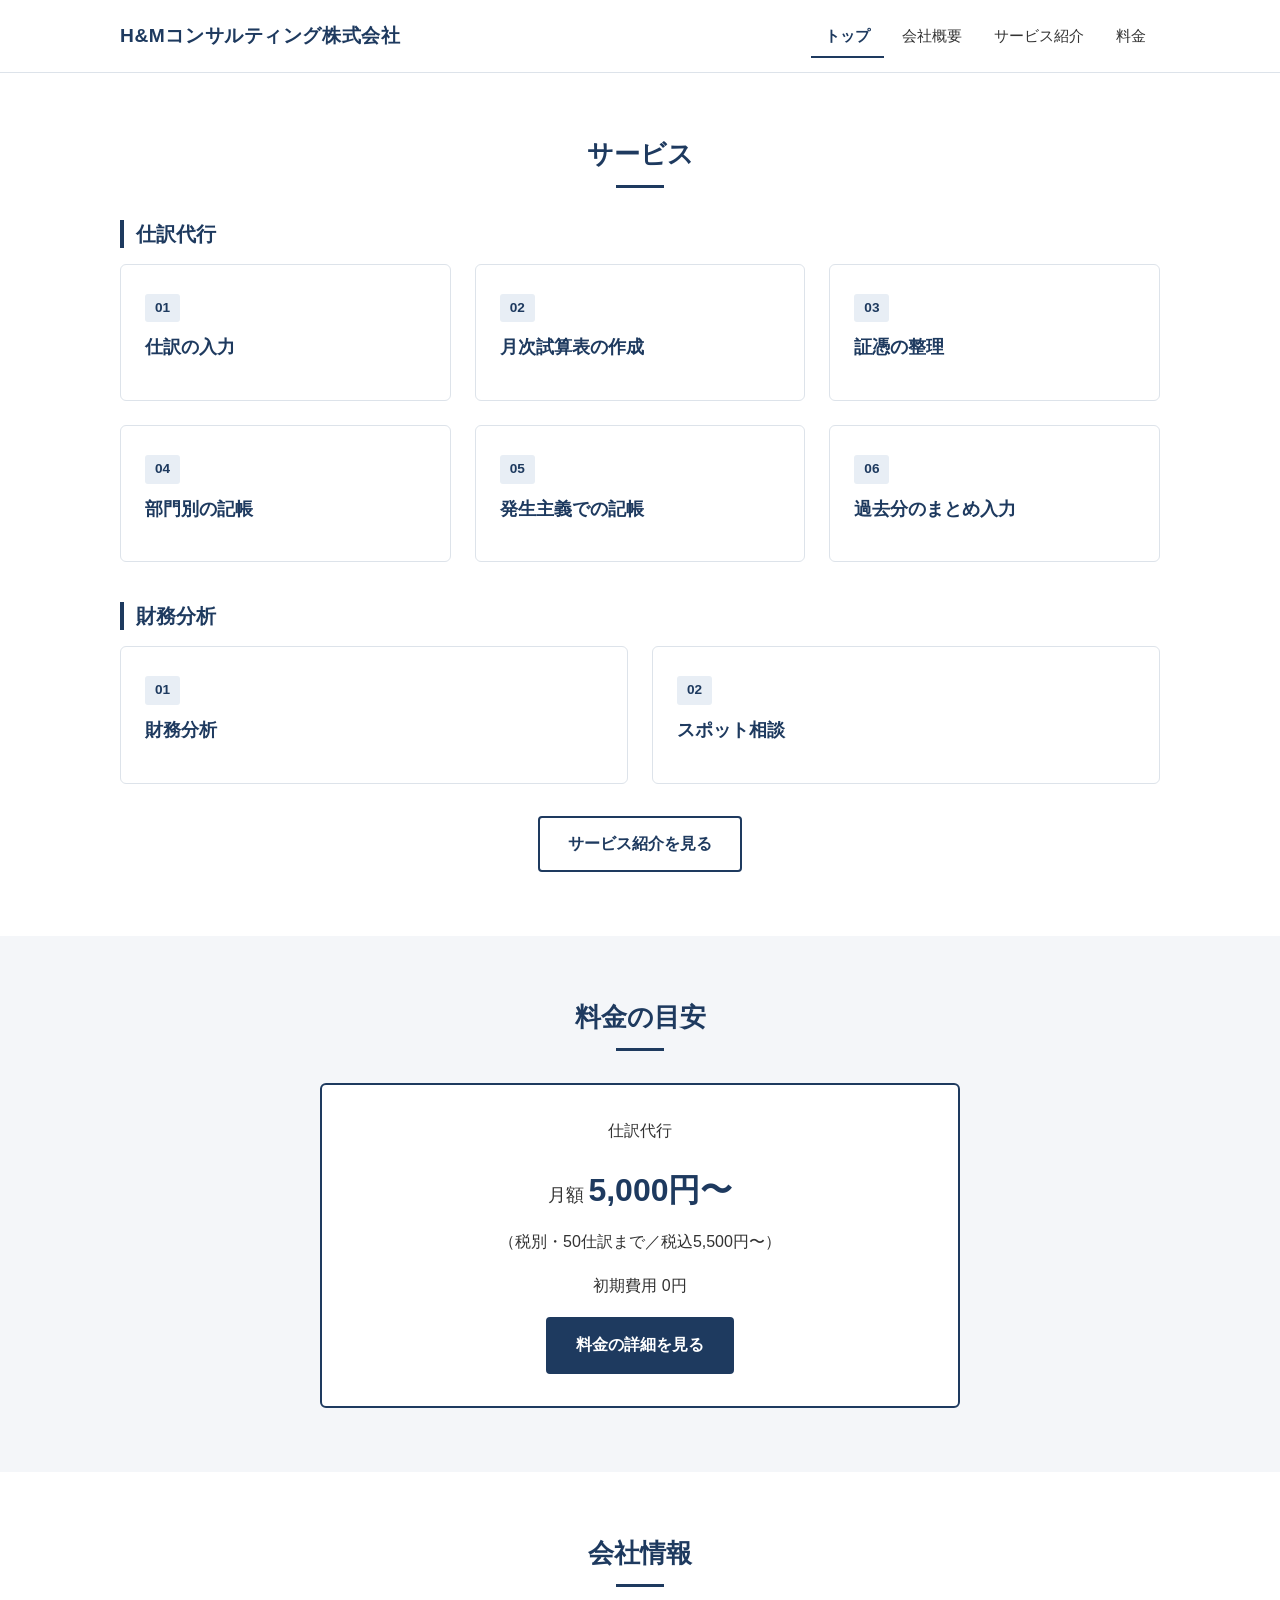
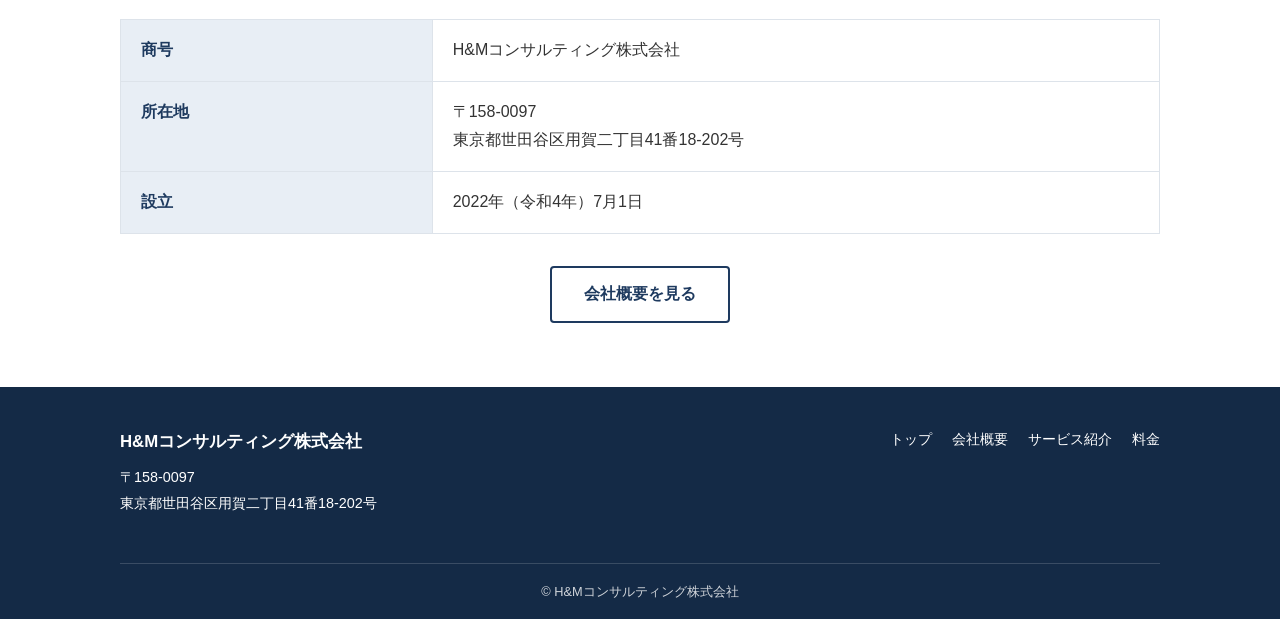
<file: index.html>
<!DOCTYPE html>
<html lang="ja">
<head>
  <meta charset="UTF-8">
  <meta name="viewport" content="width=device-width, initial-scale=1">
  <!-- ▼ページの名前（ブラウザのタブに表示されます） -->
  <title>H&amp;Mコンサルティング株式会社｜仕訳代行・財務分析</title>
  <!-- ▼検索結果に表示される説明文 -->
  <meta name="description" content="H&amp;Mコンサルティング株式会社は、東京都世田谷区の会社です。会計ソフトへの仕訳入力や月次試算表の作成などの仕訳代行と、決算書をもとにした財務分析を行っています。">
  <link rel="stylesheet" href="css/style.css">
</head>
<body>

  <!-- ===== ヘッダー（全ページ共通：変更するときは4ファイルすべて直してください） ===== -->
  <!-- ※トップページだけ、社名を <h1> で囲んでいます（検索エンジン向け。見た目は他のページと同じです） -->
  <header class="site-header">
    <div class="container header-inner">
      <h1 class="logo-heading"><a href="index.html" class="logo">H&amp;Mコンサルティング株式会社</a></h1>
      <nav class="global-nav" aria-label="メインメニュー">
        <ul>
          <li><a href="index.html" aria-current="page">トップ</a></li>
          <li><a href="company.html">会社概要</a></li>
          <li><a href="services.html">サービス紹介</a></li>
          <li><a href="pricing.html">料金</a></li>
        </ul>
      </nav>
    </div>
  </header>
  <!-- ===== ヘッダーここまで ===== -->

  <main>

    <!-- ===== サービス ===== -->
    <section class="section">
      <div class="container">
        <h2 class="section-title">サービス</h2>

        <h3 class="sub-title">仕訳代行</h3>
        <div class="card-grid card-grid-compact">
          <div class="card">
            <span class="card-number">01</span>
            <h4>仕訳の入力</h4>
          </div>
          <div class="card">
            <span class="card-number">02</span>
            <h4>月次試算表の作成</h4>
          </div>
          <div class="card">
            <span class="card-number">03</span>
            <h4>証憑の整理</h4>
          </div>
          <div class="card">
            <span class="card-number">04</span>
            <h4>部門別の記帳</h4>
          </div>
          <div class="card">
            <span class="card-number">05</span>
            <h4>発生主義での記帳</h4>
          </div>
          <div class="card">
            <span class="card-number">06</span>
            <h4>過去分のまとめ入力</h4>
          </div>
        </div>

        <h3 class="sub-title">財務分析</h3>
        <div class="card-grid card-grid-2 card-grid-compact">
          <div class="card">
            <span class="card-number">01</span>
            <h4>財務分析</h4>
          </div>
          <div class="card">
            <span class="card-number">02</span>
            <h4>スポット相談</h4>
          </div>
        </div>

        <div class="section-more">
          <a href="services.html" class="btn btn-outline">サービス紹介を見る</a>
        </div>
      </div>
    </section>

    <!-- ===== 料金の目安（料金ページの金額を変えたら、ここも直してください） ===== -->
    <section class="section section-gray">
      <div class="container">
        <h2 class="section-title">料金の目安</h2>
        <div class="price-summary">
          <p>仕訳代行</p>
          <p class="price-summary-main">月額 <strong>5,000円〜</strong></p>
          <p>（税別・50仕訳まで／税込5,500円〜）</p>
          <p>初期費用 0円</p>
          <a href="pricing.html" class="btn btn-primary">料金の詳細を見る</a>
        </div>
      </div>
    </section>

    <!-- ===== 会社情報 ===== -->
    <section class="section">
      <div class="container">
        <h2 class="section-title">会社情報</h2>
        <table class="info-table">
          <tr>
            <th>商号</th>
            <td>H&amp;Mコンサルティング株式会社</td>
          </tr>
          <tr>
            <th>所在地</th>
            <td>〒158-0097<br>東京都世田谷区用賀二丁目41番18-202号</td>
          </tr>
          <tr>
            <th>設立</th>
            <td>2022年（令和4年）7月1日</td>
          </tr>
        </table>
        <div class="section-more">
          <a href="company.html" class="btn btn-outline">会社概要を見る</a>
        </div>
      </div>
    </section>


  </main>

  <!-- ===== フッター（全ページ共通：変更するときは4ファイルすべて直してください） ===== -->
  <footer class="site-footer">
    <div class="container">
      <div class="footer-inner">
        <div>
          <p class="footer-name">H&amp;Mコンサルティング株式会社</p>
          <p>〒158-0097<br>東京都世田谷区用賀二丁目41番18-202号</p>
        </div>
        <nav class="footer-nav" aria-label="フッターメニュー">
          <ul>
            <li><a href="index.html">トップ</a></li>
            <li><a href="company.html">会社概要</a></li>
            <li><a href="services.html">サービス紹介</a></li>
            <li><a href="pricing.html">料金</a></li>
          </ul>
        </nav>
      </div>
      <p class="copyright">&copy; H&amp;Mコンサルティング株式会社</p>
    </div>
  </footer>
  <!-- ===== フッターここまで ===== -->

</body>
</html>
</file>
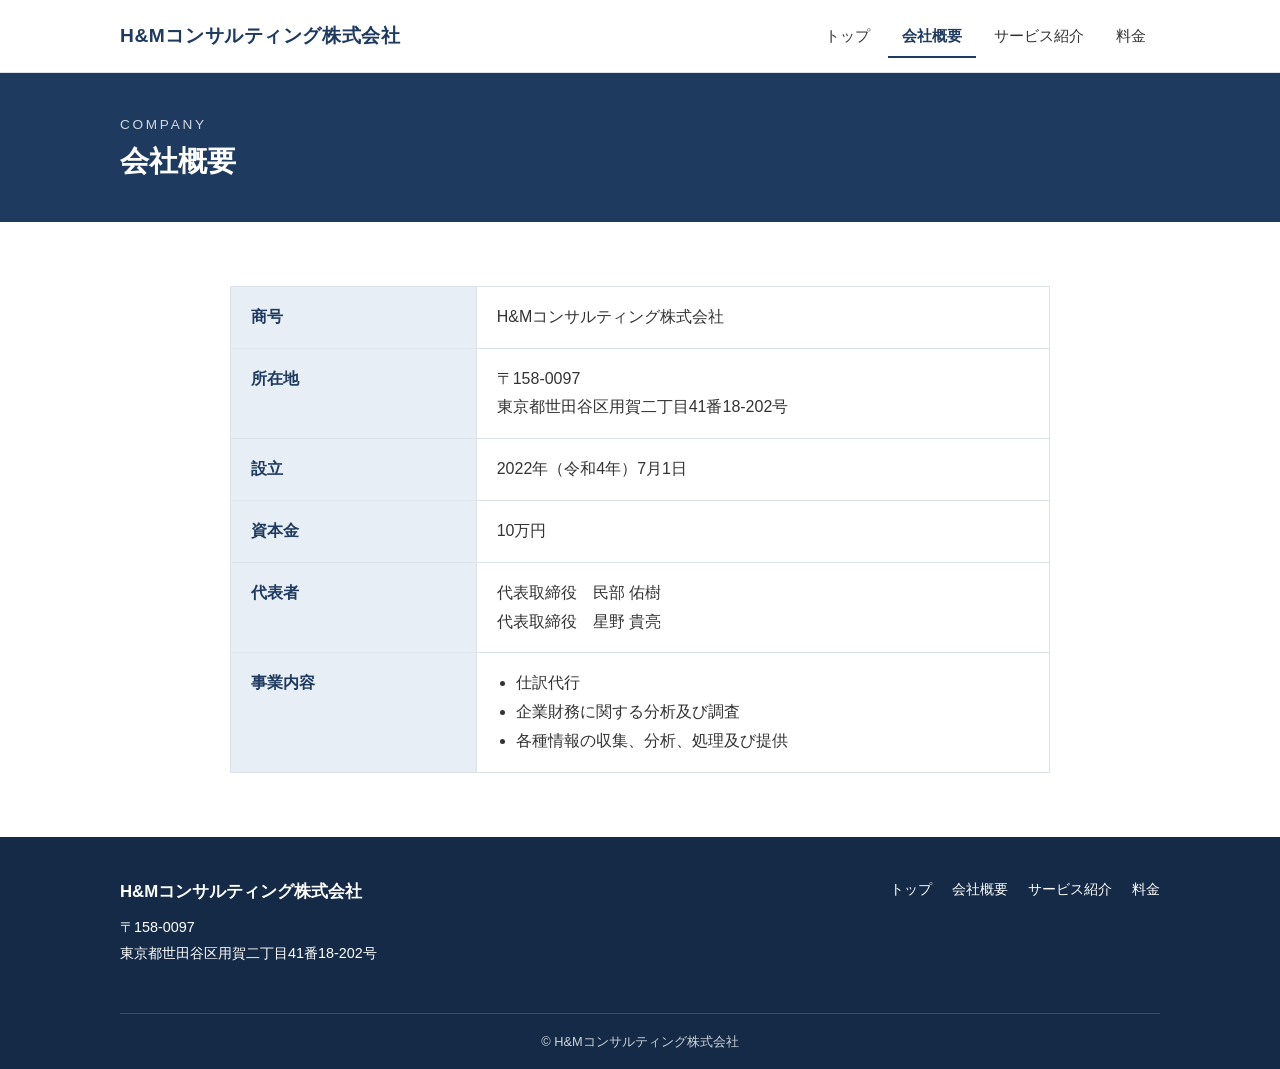
<file: company.html>
<!DOCTYPE html>
<html lang="ja">
<head>
  <meta charset="UTF-8">
  <meta name="viewport" content="width=device-width, initial-scale=1">
  <title>会社概要｜H&amp;Mコンサルティング株式会社</title>
  <meta name="description" content="H&amp;Mコンサルティング株式会社の会社概要です。">
  <link rel="stylesheet" href="css/style.css">
</head>
<body>

  <!-- ===== ヘッダー（全ページ共通：変更するときは4ファイルすべて直してください） ===== -->
  <header class="site-header">
    <div class="container header-inner">
      <a href="index.html" class="logo">H&amp;Mコンサルティング株式会社</a>
      <nav class="global-nav" aria-label="メインメニュー">
        <ul>
          <li><a href="index.html">トップ</a></li>
          <li><a href="company.html" aria-current="page">会社概要</a></li>
          <li><a href="services.html">サービス紹介</a></li>
          <li><a href="pricing.html">料金</a></li>
        </ul>
      </nav>
    </div>
  </header>
  <!-- ===== ヘッダーここまで ===== -->

  <main>

    <div class="page-header">
      <div class="container">
        <p class="page-header-en">COMPANY</p>
        <h1>会社概要</h1>
      </div>
    </div>

    <!-- ===== 会社概要の表 ===== -->
    <section class="section">
      <div class="container container-narrow">
        <!-- 行を消すときは <tr> から </tr> までをまとめて消してください -->
        <table class="info-table">
          <tr>
            <th>商号</th>
            <td>H&amp;Mコンサルティング株式会社</td>
          </tr>
          <tr>
            <th>所在地</th>
            <td>〒158-0097<br>東京都世田谷区用賀二丁目41番18-202号</td>
          </tr>
          <tr>
            <th>設立</th>
            <td>2022年（令和4年）7月1日</td>
          </tr>
          <tr>
            <th>資本金</th>
            <td>10万円</td>
          </tr>
          <tr>
            <th>代表者</th>
            <td>代表取締役　民部 佑樹<br>代表取締役　星野 貴亮</td>
          </tr>
          <tr>
            <th>事業内容</th>
            <td>
              <!-- 2行目以降は登記簿謄本の「目的」のとおりです -->
              <ul class="plain-list">
                <li>仕訳代行</li>
                <li>企業財務に関する分析及び調査</li>
                <li>各種情報の収集、分析、処理及び提供</li>
              </ul>
            </td>
          </tr>
        </table>
      </div>
    </section>

  </main>

  <!-- ===== フッター（全ページ共通：変更するときは4ファイルすべて直してください） ===== -->
  <footer class="site-footer">
    <div class="container">
      <div class="footer-inner">
        <div>
          <p class="footer-name">H&amp;Mコンサルティング株式会社</p>
          <p>〒158-0097<br>東京都世田谷区用賀二丁目41番18-202号</p>
        </div>
        <nav class="footer-nav" aria-label="フッターメニュー">
          <ul>
            <li><a href="index.html">トップ</a></li>
            <li><a href="company.html">会社概要</a></li>
            <li><a href="services.html">サービス紹介</a></li>
            <li><a href="pricing.html">料金</a></li>
          </ul>
        </nav>
      </div>
      <p class="copyright">&copy; H&amp;Mコンサルティング株式会社</p>
    </div>
  </footer>
  <!-- ===== フッターここまで ===== -->

</body>
</html>
</file>
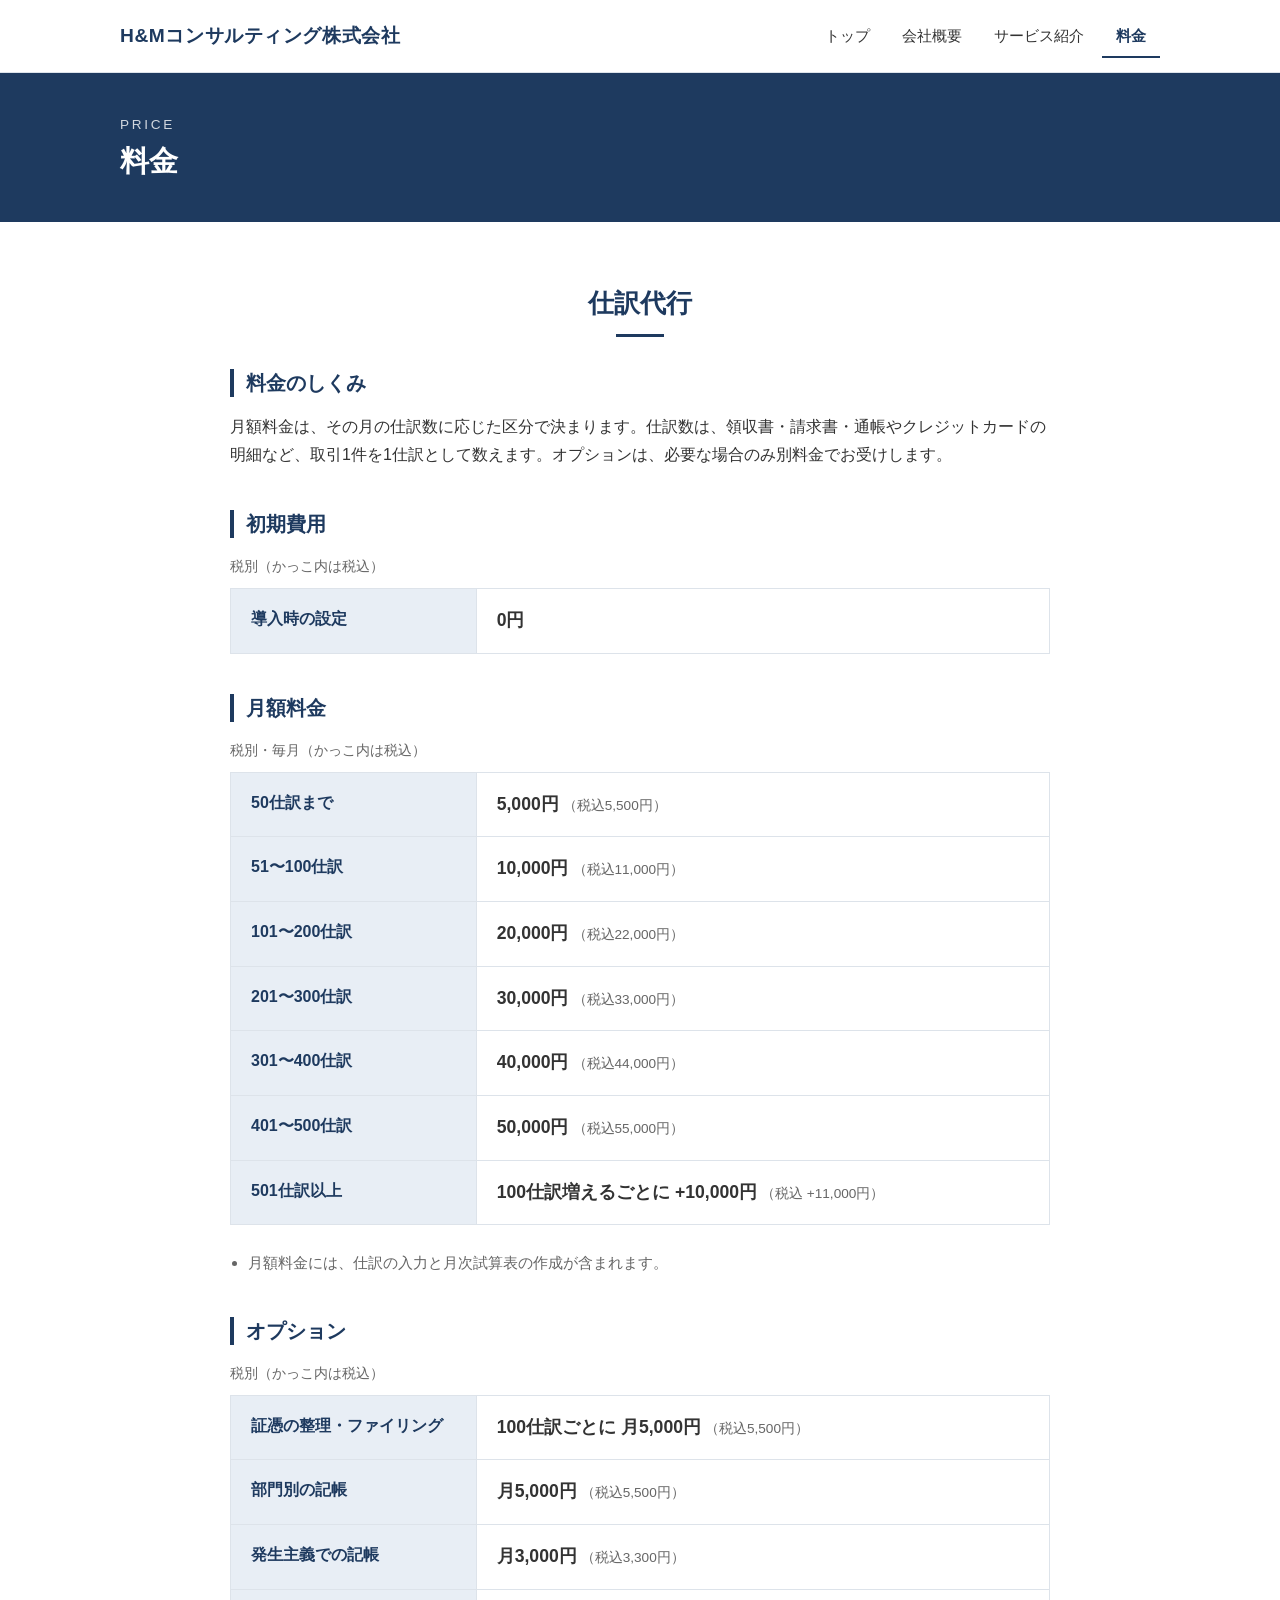
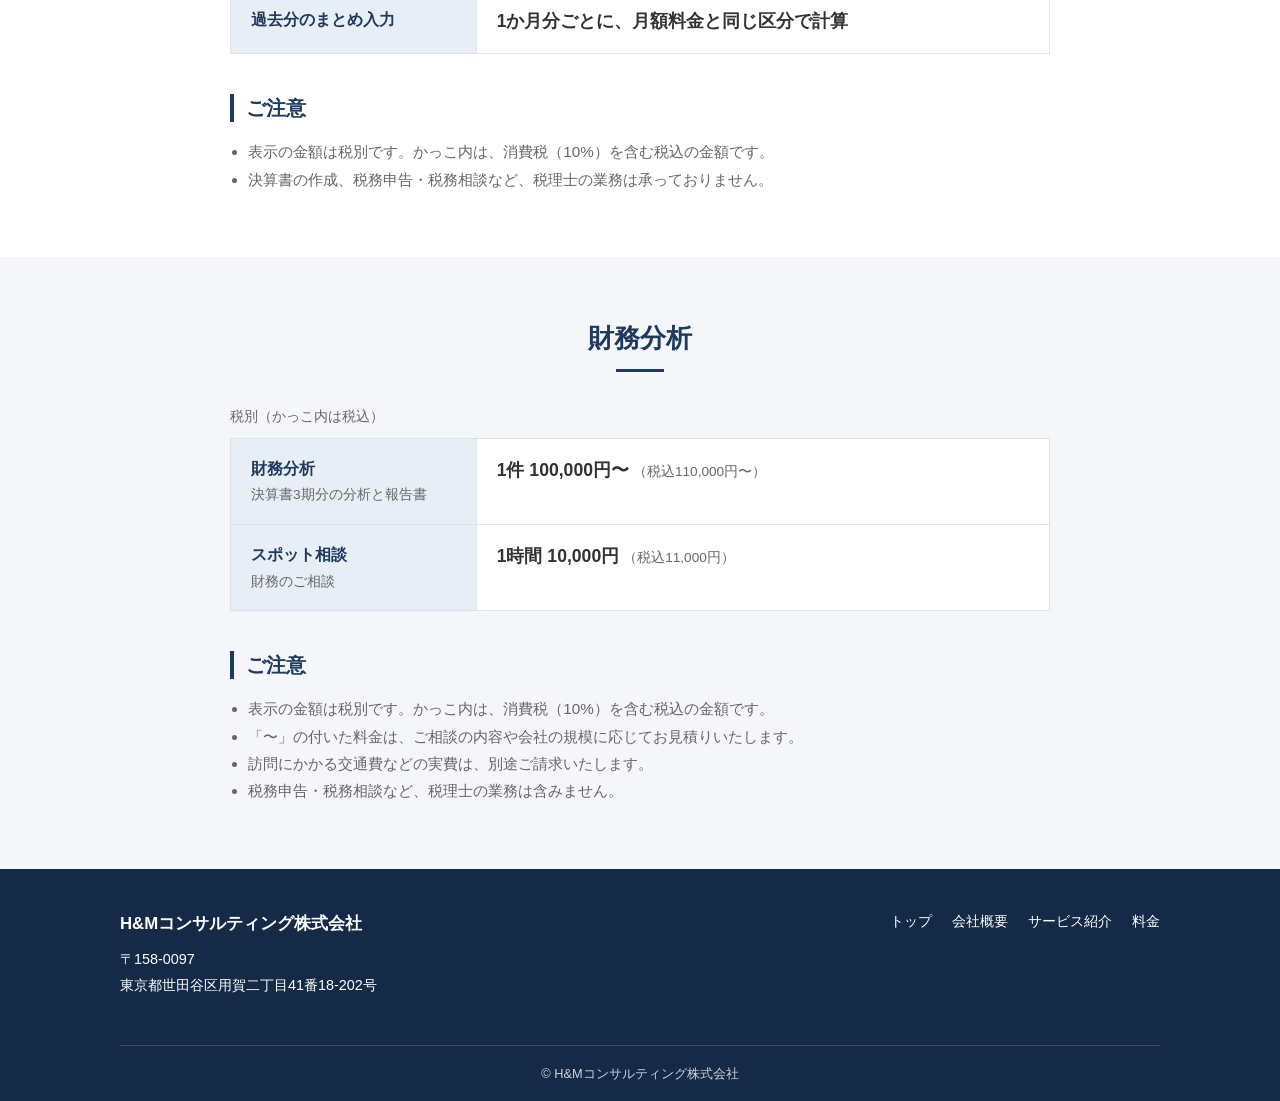
<file: pricing.html>
<!DOCTYPE html>
<html lang="ja">
<head>
  <meta charset="UTF-8">
  <meta name="viewport" content="width=device-width, initial-scale=1">
  <title>料金｜H&amp;Mコンサルティング株式会社</title>
  <meta name="description" content="H&amp;Mコンサルティング株式会社の仕訳代行と財務分析の料金です。">
  <link rel="stylesheet" href="css/style.css">
</head>
<body>

  <!-- ===== ヘッダー（全ページ共通：変更するときは4ファイルすべて直してください） ===== -->
  <header class="site-header">
    <div class="container header-inner">
      <a href="index.html" class="logo">H&amp;Mコンサルティング株式会社</a>
      <nav class="global-nav" aria-label="メインメニュー">
        <ul>
          <li><a href="index.html">トップ</a></li>
          <li><a href="company.html">会社概要</a></li>
          <li><a href="services.html">サービス紹介</a></li>
          <li><a href="pricing.html" aria-current="page">料金</a></li>
        </ul>
      </nav>
    </div>
  </header>
  <!-- ===== ヘッダーここまで ===== -->

  <main>

    <div class="page-header">
      <div class="container">
        <p class="page-header-en">PRICE</p>
        <h1>料金</h1>
      </div>
    </div>

    <!--
      金額を直すときの注意
      ・トップページ（index.html）の「料金の目安」にも同じ金額が書いてあります。
      ・税込の金額（かっこ内）は、税別の金額 × 1.1 です。税別の金額を変えたら、税込の金額も直してください。
    -->

    <!-- ===================== 仕訳代行の料金 ===================== -->
    <section class="section">
      <div class="container container-narrow">
        <h2 class="section-title">仕訳代行</h2>

        <h3 class="sub-title">料金のしくみ</h3>
        <p>月額料金は、その月の仕訳数に応じた区分で決まります。仕訳数は、領収書・請求書・通帳やクレジットカードの明細など、取引1件を1仕訳として数えます。オプションは、必要な場合のみ別料金でお受けします。</p>

        <!-- ===== 初期費用 ===== -->
        <h3 class="sub-title">初期費用</h3>
        <table class="price-table">
          <caption>税別（かっこ内は税込）</caption>
          <tr>
            <th>導入時の設定</th>
            <td>0円</td>
          </tr>
        </table>

        <!-- ===== 月額料金（仕訳数の区分） ===== -->
        <h3 class="sub-title">月額料金</h3>
        <table class="price-table">
          <caption>税別・毎月（かっこ内は税込）</caption>
          <tr>
            <th>50仕訳まで</th>
            <td>5,000円<span class="tax-in">（税込5,500円）</span></td>
          </tr>
          <tr>
            <th>51〜100仕訳</th>
            <td>10,000円<span class="tax-in">（税込11,000円）</span></td>
          </tr>
          <tr>
            <th>101〜200仕訳</th>
            <td>20,000円<span class="tax-in">（税込22,000円）</span></td>
          </tr>
          <tr>
            <th>201〜300仕訳</th>
            <td>30,000円<span class="tax-in">（税込33,000円）</span></td>
          </tr>
          <tr>
            <th>301〜400仕訳</th>
            <td>40,000円<span class="tax-in">（税込44,000円）</span></td>
          </tr>
          <tr>
            <th>401〜500仕訳</th>
            <td>50,000円<span class="tax-in">（税込55,000円）</span></td>
          </tr>
          <tr>
            <th>501仕訳以上</th>
            <td>100仕訳増えるごとに +10,000円<span class="tax-in">（税込 +11,000円）</span></td>
          </tr>
        </table>
        <ul class="note-list">
          <li>月額料金には、仕訳の入力と月次試算表の作成が含まれます。</li>
        </ul>

        <!-- ===== オプション ===== -->
        <h3 class="sub-title">オプション</h3>
        <table class="price-table">
          <caption>税別（かっこ内は税込）</caption>
          <tr>
            <th>証憑の整理・ファイリング</th>
            <td>100仕訳ごとに 月5,000円<span class="tax-in">（税込5,500円）</span></td>
          </tr>
          <tr>
            <th>部門別の記帳</th>
            <td>月5,000円<span class="tax-in">（税込5,500円）</span></td>
          </tr>
          <tr>
            <th>発生主義での記帳</th>
            <td>月3,000円<span class="tax-in">（税込3,300円）</span></td>
          </tr>
          <tr>
            <th>過去分のまとめ入力</th>
            <td>1か月分ごとに、月額料金と同じ区分で計算</td>
          </tr>
        </table>

        <h3 class="sub-title">ご注意</h3>
        <ul class="note-list">
          <li>表示の金額は税別です。かっこ内は、消費税（10%）を含む税込の金額です。</li>
          <li>決算書の作成、税務申告・税務相談など、税理士の業務は承っておりません。</li>
        </ul>
      </div>
    </section>

    <!-- ===================== 財務分析の料金 ===================== -->
    <section class="section section-gray">
      <div class="container container-narrow">
        <h2 class="section-title">財務分析</h2>

        <table class="price-table">
          <caption>税別（かっこ内は税込）</caption>
          <tr>
            <th>財務分析<span class="th-sub">決算書3期分の分析と報告書</span></th>
            <td>1件 100,000円〜<span class="tax-in">（税込110,000円〜）</span></td>
          </tr>
          <tr>
            <th>スポット相談<span class="th-sub">財務のご相談</span></th>
            <td>1時間 10,000円<span class="tax-in">（税込11,000円）</span></td>
          </tr>
        </table>

        <h3 class="sub-title">ご注意</h3>
        <ul class="note-list">
          <li>表示の金額は税別です。かっこ内は、消費税（10%）を含む税込の金額です。</li>
          <li>「〜」の付いた料金は、ご相談の内容や会社の規模に応じてお見積りいたします。</li>
          <li>訪問にかかる交通費などの実費は、別途ご請求いたします。</li>
          <li>税務申告・税務相談など、税理士の業務は含みません。</li>
        </ul>
      </div>
    </section>

  </main>

  <!-- ===== フッター（全ページ共通：変更するときは4ファイルすべて直してください） ===== -->
  <footer class="site-footer">
    <div class="container">
      <div class="footer-inner">
        <div>
          <p class="footer-name">H&amp;Mコンサルティング株式会社</p>
          <p>〒158-0097<br>東京都世田谷区用賀二丁目41番18-202号</p>
        </div>
        <nav class="footer-nav" aria-label="フッターメニュー">
          <ul>
            <li><a href="index.html">トップ</a></li>
            <li><a href="company.html">会社概要</a></li>
            <li><a href="services.html">サービス紹介</a></li>
            <li><a href="pricing.html">料金</a></li>
          </ul>
        </nav>
      </div>
      <p class="copyright">&copy; H&amp;Mコンサルティング株式会社</p>
    </div>
  </footer>
  <!-- ===== フッターここまで ===== -->

</body>
</html>
</file>
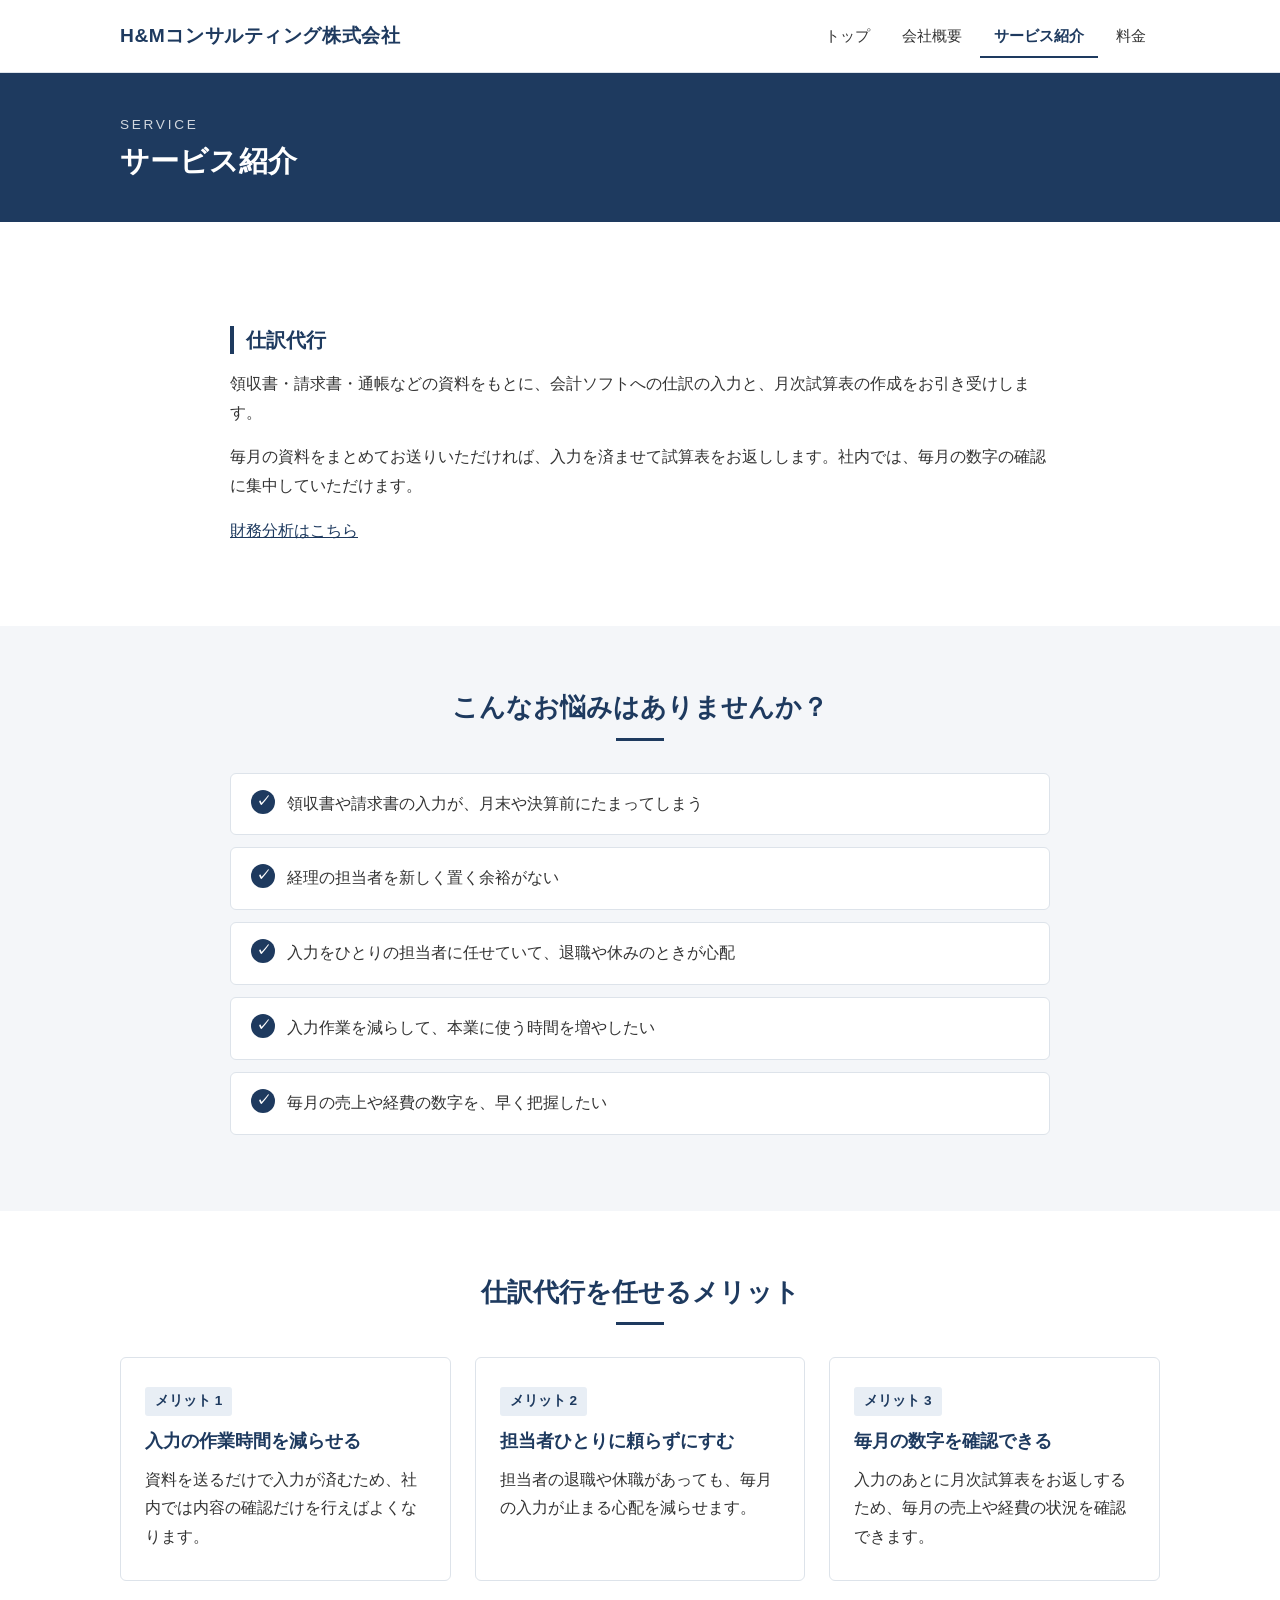
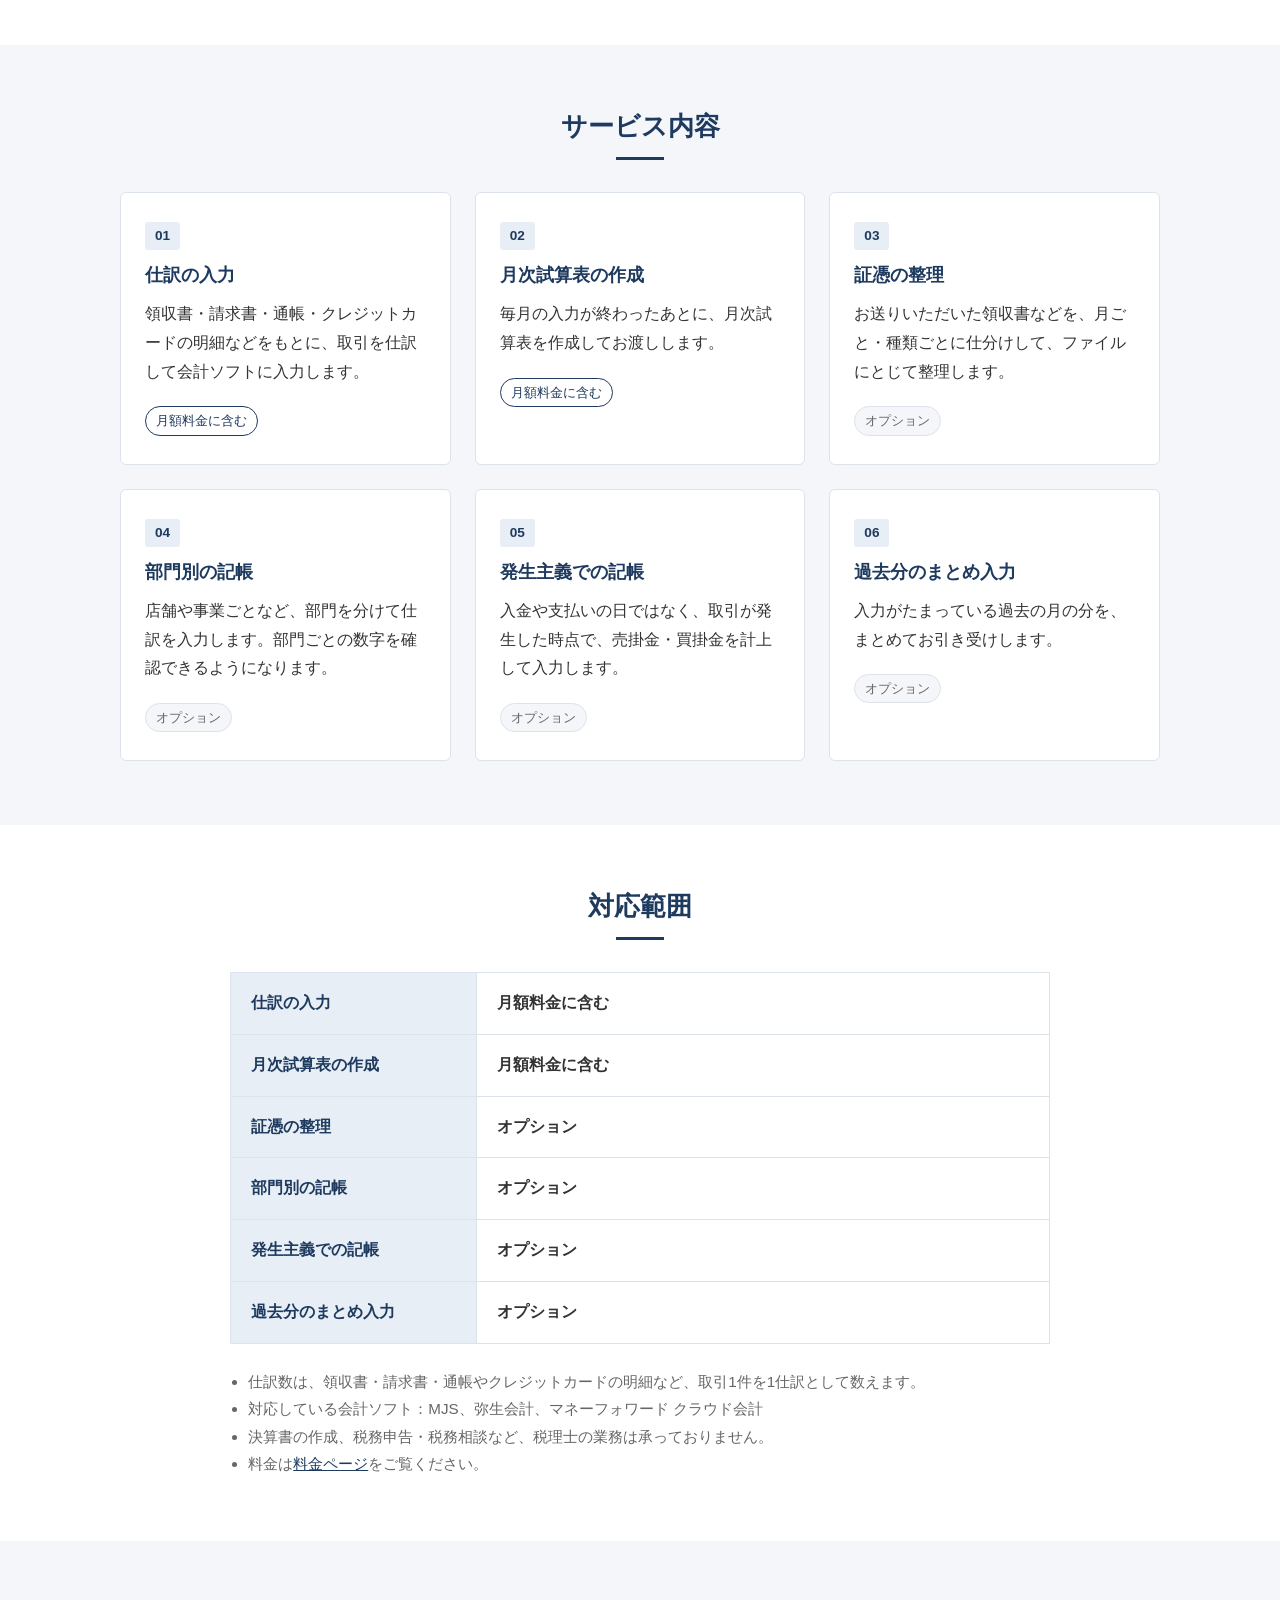
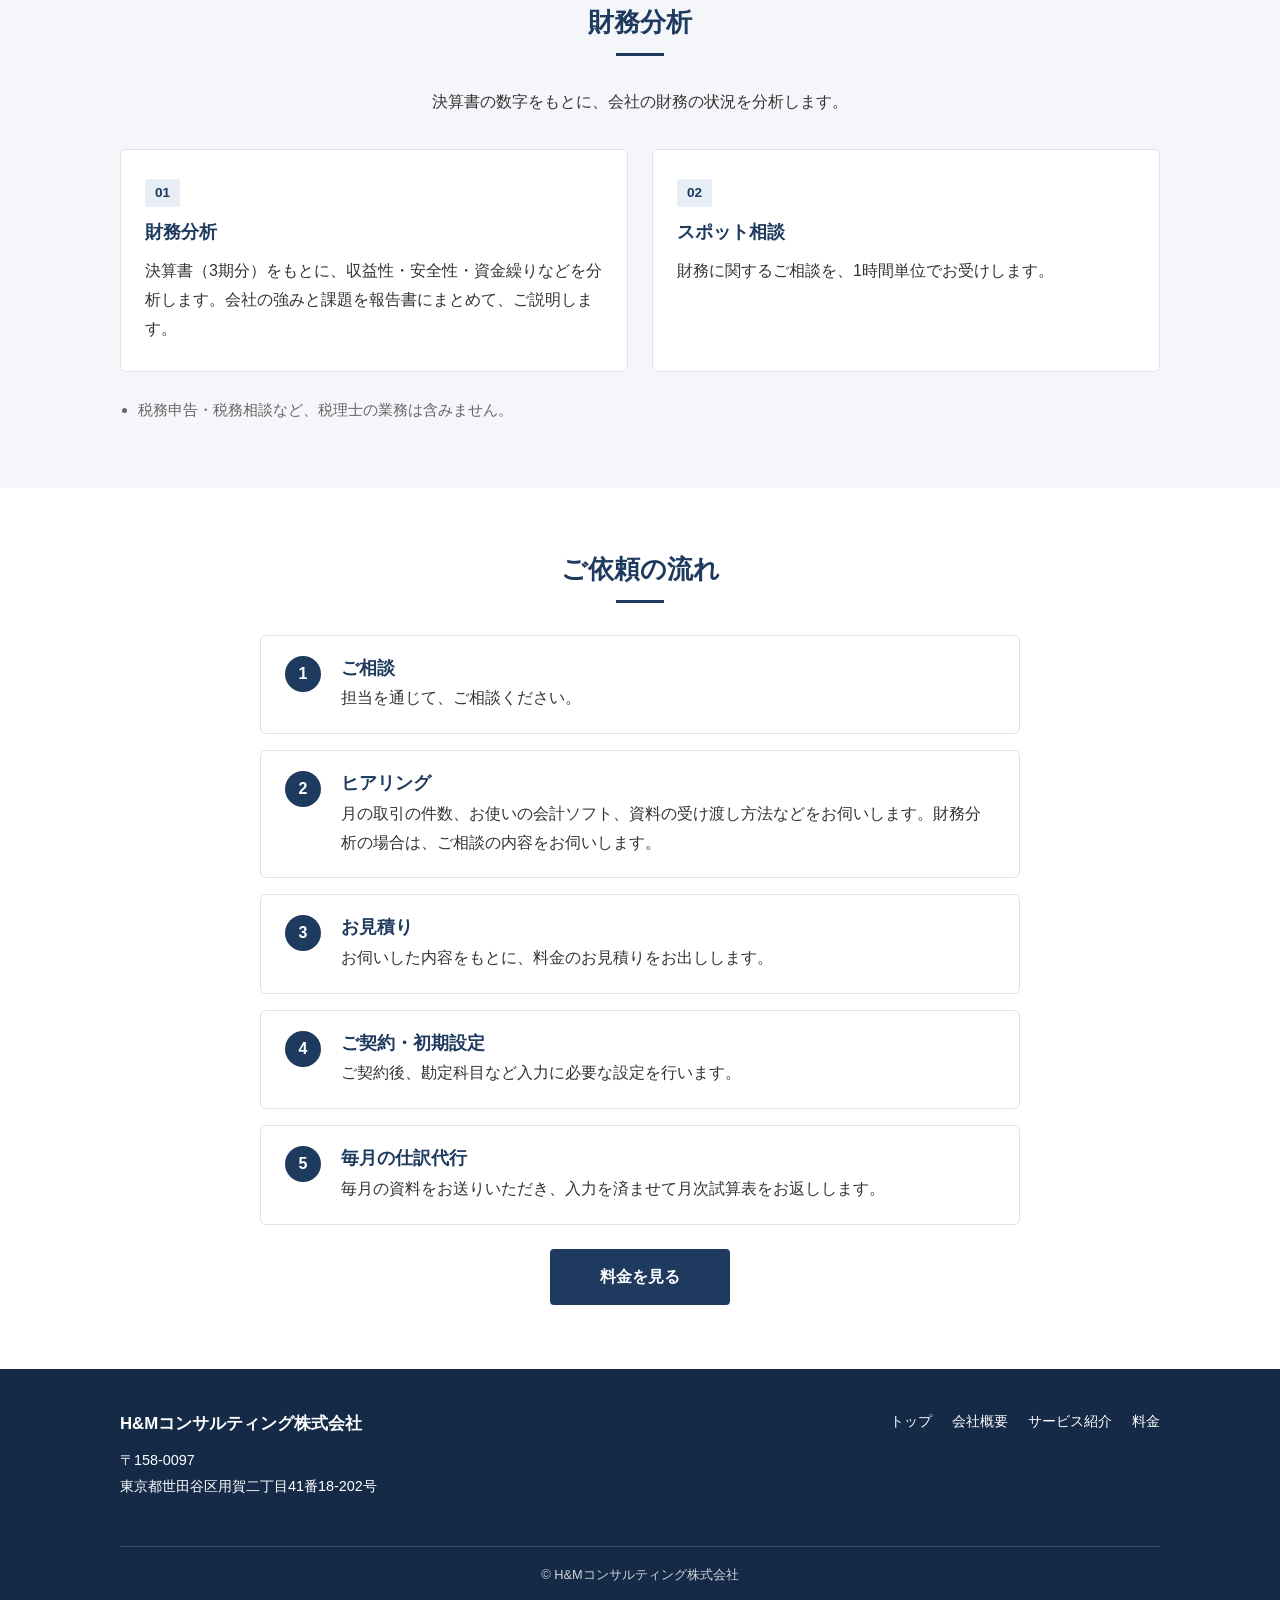
<file: services.html>
<!DOCTYPE html>
<html lang="ja">
<head>
  <meta charset="UTF-8">
  <meta name="viewport" content="width=device-width, initial-scale=1">
  <title>サービス紹介｜H&amp;Mコンサルティング株式会社</title>
  <meta name="description" content="H&amp;Mコンサルティング株式会社の仕訳代行と、財務分析のご紹介です。">
  <link rel="stylesheet" href="css/style.css">
</head>
<body>

  <!-- ===== ヘッダー（全ページ共通：変更するときは4ファイルすべて直してください） ===== -->
  <header class="site-header">
    <div class="container header-inner">
      <a href="index.html" class="logo">H&amp;Mコンサルティング株式会社</a>
      <nav class="global-nav" aria-label="メインメニュー">
        <ul>
          <li><a href="index.html">トップ</a></li>
          <li><a href="company.html">会社概要</a></li>
          <li><a href="services.html" aria-current="page">サービス紹介</a></li>
          <li><a href="pricing.html">料金</a></li>
        </ul>
      </nav>
    </div>
  </header>
  <!-- ===== ヘッダーここまで ===== -->

  <main>

    <div class="page-header">
      <div class="container">
        <p class="page-header-en">SERVICE</p>
        <h1>サービス紹介</h1>
      </div>
    </div>

    <!-- ===== 紹介文 ===== -->
    <section class="section">
      <div class="container container-narrow">
        <h2 class="sub-title">仕訳代行</h2>
        <p>領収書・請求書・通帳などの資料をもとに、会計ソフトへの仕訳の入力と、月次試算表の作成をお引き受けします。</p>
        <p>毎月の資料をまとめてお送りいただければ、入力を済ませて試算表をお返しします。社内では、毎月の数字の確認に集中していただけます。</p>
        <p><a href="#analysis">財務分析はこちら</a></p>
      </div>
    </section>

    <!-- ===== こんなお悩み ===== -->
    <section class="section section-gray">
      <div class="container container-narrow">
        <h2 class="section-title">こんなお悩みはありませんか？</h2>
        <ul class="check-list">
          <li>領収書や請求書の入力が、月末や決算前にたまってしまう</li>
          <li>経理の担当者を新しく置く余裕がない</li>
          <li>入力をひとりの担当者に任せていて、退職や休みのときが心配</li>
          <li>入力作業を減らして、本業に使う時間を増やしたい</li>
          <li>毎月の売上や経費の数字を、早く把握したい</li>
        </ul>
      </div>
    </section>

    <!-- ===== 任せるメリット ===== -->
    <section class="section">
      <div class="container">
        <h2 class="section-title">仕訳代行を任せるメリット</h2>
        <div class="card-grid">
          <div class="card">
            <span class="card-number">メリット 1</span>
            <h3>入力の作業時間を減らせる</h3>
            <p>資料を送るだけで入力が済むため、社内では内容の確認だけを行えばよくなります。</p>
          </div>
          <div class="card">
            <span class="card-number">メリット 2</span>
            <h3>担当者ひとりに頼らずにすむ</h3>
            <p>担当者の退職や休職があっても、毎月の入力が止まる心配を減らせます。</p>
          </div>
          <div class="card">
            <span class="card-number">メリット 3</span>
            <h3>毎月の数字を確認できる</h3>
            <p>入力のあとに月次試算表をお返しするため、毎月の売上や経費の状況を確認できます。</p>
          </div>
        </div>
      </div>
    </section>

    <!-- ===== サービス内容（カードを増やすときは <div class="card"> から </div> までをコピー） ===== -->
    <section class="section section-gray">
      <div class="container">
        <h2 class="section-title">サービス内容</h2>
        <div class="card-grid">
          <div class="card">
            <span class="card-number">01</span>
            <h3>仕訳の入力</h3>
            <p>領収書・請求書・通帳・クレジットカードの明細などをもとに、取引を仕訳して会計ソフトに入力します。</p>
            <span class="tag">月額料金に含む</span>
          </div>
          <div class="card">
            <span class="card-number">02</span>
            <h3>月次試算表の作成</h3>
            <p>毎月の入力が終わったあとに、月次試算表を作成してお渡しします。</p>
            <span class="tag">月額料金に含む</span>
          </div>
          <div class="card">
            <span class="card-number">03</span>
            <h3>証憑の整理</h3>
            <p>お送りいただいた領収書などを、月ごと・種類ごとに仕分けして、ファイルにとじて整理します。</p>
            <span class="tag tag-sub">オプション</span>
          </div>
          <div class="card">
            <span class="card-number">04</span>
            <h3>部門別の記帳</h3>
            <p>店舗や事業ごとなど、部門を分けて仕訳を入力します。部門ごとの数字を確認できるようになります。</p>
            <span class="tag tag-sub">オプション</span>
          </div>
          <div class="card">
            <span class="card-number">05</span>
            <h3>発生主義での記帳</h3>
            <p>入金や支払いの日ではなく、取引が発生した時点で、売掛金・買掛金を計上して入力します。</p>
            <span class="tag tag-sub">オプション</span>
          </div>
          <div class="card">
            <span class="card-number">06</span>
            <h3>過去分のまとめ入力</h3>
            <p>入力がたまっている過去の月の分を、まとめてお引き受けします。</p>
            <span class="tag tag-sub">オプション</span>
          </div>
        </div>
      </div>
    </section>

    <!-- ===== 対応範囲 ===== -->
    <section class="section">
      <div class="container container-narrow">
        <h2 class="section-title">対応範囲</h2>
        <table class="price-table scope-table">
          <tr>
            <th>仕訳の入力</th>
            <td>月額料金に含む</td>
          </tr>
          <tr>
            <th>月次試算表の作成</th>
            <td>月額料金に含む</td>
          </tr>
          <tr>
            <th>証憑の整理</th>
            <td>オプション</td>
          </tr>
          <tr>
            <th>部門別の記帳</th>
            <td>オプション</td>
          </tr>
          <tr>
            <th>発生主義での記帳</th>
            <td>オプション</td>
          </tr>
          <tr>
            <th>過去分のまとめ入力</th>
            <td>オプション</td>
          </tr>
        </table>
        <ul class="note-list">
          <li>仕訳数は、領収書・請求書・通帳やクレジットカードの明細など、取引1件を1仕訳として数えます。</li>
          <li>対応している会計ソフト：MJS、弥生会計、マネーフォワード クラウド会計</li>
          <li>決算書の作成、税務申告・税務相談など、税理士の業務は承っておりません。</li>
          <li>料金は<a href="pricing.html">料金ページ</a>をご覧ください。</li>
        </ul>
      </div>
    </section>

    <!-- ===== 財務分析 ===== -->
    <section class="section section-gray" id="analysis">
      <div class="container">
        <h2 class="section-title">財務分析</h2>
        <p class="section-lead">決算書の数字をもとに、会社の財務の状況を分析します。</p>
        <div class="card-grid card-grid-2">
          <div class="card">
            <span class="card-number">01</span>
            <h3>財務分析</h3>
            <p>決算書（3期分）をもとに、収益性・安全性・資金繰りなどを分析します。会社の強みと課題を報告書にまとめて、ご説明します。</p>
          </div>
          <div class="card">
            <span class="card-number">02</span>
            <h3>スポット相談</h3>
            <p>財務に関するご相談を、1時間単位でお受けします。</p>
          </div>
        </div>
        <ul class="note-list">
          <li>税務申告・税務相談など、税理士の業務は含みません。</li>
        </ul>
      </div>
    </section>

    <!-- ===== ご依頼の流れ ===== -->
    <section class="section">
      <div class="container">
        <h2 class="section-title">ご依頼の流れ</h2>
        <ol class="flow">
          <li>
            <h3>ご相談</h3>
            <p>担当を通じて、ご相談ください。</p>
          </li>
          <li>
            <h3>ヒアリング</h3>
            <p>月の取引の件数、お使いの会計ソフト、資料の受け渡し方法などをお伺いします。財務分析の場合は、ご相談の内容をお伺いします。</p>
          </li>
          <li>
            <h3>お見積り</h3>
            <p>お伺いした内容をもとに、料金のお見積りをお出しします。</p>
          </li>
          <li>
            <h3>ご契約・初期設定</h3>
            <p>ご契約後、勘定科目など入力に必要な設定を行います。</p>
          </li>
          <li>
            <h3>毎月の仕訳代行</h3>
            <p>毎月の資料をお送りいただき、入力を済ませて月次試算表をお返しします。</p>
          </li>
        </ol>
        <div class="btn-group btn-group-center">
          <a href="pricing.html" class="btn btn-primary">料金を見る</a>
        </div>
      </div>
    </section>


  </main>

  <!-- ===== フッター（全ページ共通：変更するときは4ファイルすべて直してください） ===== -->
  <footer class="site-footer">
    <div class="container">
      <div class="footer-inner">
        <div>
          <p class="footer-name">H&amp;Mコンサルティング株式会社</p>
          <p>〒158-0097<br>東京都世田谷区用賀二丁目41番18-202号</p>
        </div>
        <nav class="footer-nav" aria-label="フッターメニュー">
          <ul>
            <li><a href="index.html">トップ</a></li>
            <li><a href="company.html">会社概要</a></li>
            <li><a href="services.html">サービス紹介</a></li>
            <li><a href="pricing.html">料金</a></li>
          </ul>
        </nav>
      </div>
      <p class="copyright">&copy; H&amp;Mコンサルティング株式会社</p>
    </div>
  </footer>
  <!-- ===== フッターここまで ===== -->

</body>
</html>
</file>
<file: css/style.css>
@charset "UTF-8";

/* =========================================================
   H&Mコンサルティング株式会社 共通スタイル
   ---------------------------------------------------------
   ・サイト全体の色は、すぐ下の「色の設定」で変更できます。
   ・このファイルは4ページすべてで共通です。
   ========================================================= */

/* ---------- 色・文字・幅の設定（ここを変えるとサイト全体が変わります） ---------- */
:root {
  --color-main: #1e3a5f;        /* メインの色（濃い紺）：見出し・ボタン・フッター */
  --color-main-dark: #142a46;   /* メインの色の濃いめ：ボタンにマウスを乗せたとき */
  --color-main-light: #e8eef5;  /* メインの色の薄いめ：表の見出し・番号の背景 */
  --color-text: #333333;        /* 本文の文字色 */
  --color-text-light: #666666;  /* 補足の文字色 */
  --color-bg: #ffffff;          /* 基本の背景色 */
  --color-bg-gray: #f4f6f9;     /* 区切り用の薄いグレーの背景色 */
  --color-border: #dde3ea;      /* 線の色 */

  --font-base: "Hiragino Kaku Gothic ProN", "Hiragino Sans", "Noto Sans JP",
    "Yu Gothic", "YuGothic", Meiryo, sans-serif;

  --max-width: 1080px;          /* ページの最大の横幅 */
}

/* ---------- 基本 ---------- */
*,
*::before,
*::after {
  box-sizing: border-box;
}

html {
  -webkit-text-size-adjust: 100%;
}

body {
  margin: 0;
  font-family: var(--font-base);
  font-size: 16px;
  line-height: 1.8;
  color: var(--color-text);
  background: var(--color-bg);
}

img {
  display: block;
  max-width: 100%;
  height: auto;
}

a {
  color: var(--color-main);
}

h1,
h2,
h3,
h4 {
  line-height: 1.4;
  color: var(--color-main);
}

p {
  margin: 0 0 1em;
}

.container {
  width: 100%;
  max-width: var(--max-width);
  margin: 0 auto;
  padding: 0 20px;
}

/* 料金ページなど、横幅を少し狭くしたいところ */
.container-narrow {
  max-width: 860px;
}

/* ---------- ヘッダー（ページ上部） ---------- */
.site-header {
  background: var(--color-bg);
  border-bottom: 1px solid var(--color-border);
}

.header-inner {
  display: flex;
  align-items: center;
  justify-content: space-between;
  gap: 16px;
  min-height: 72px;
}

.logo-heading {
  margin: 0;
  font-size: inherit;
  line-height: inherit;
}

.logo {
  font-size: 1.2rem;
  font-weight: bold;
  color: var(--color-main);
  text-decoration: none;
  letter-spacing: 0.03em;
}

.global-nav ul {
  display: flex;
  flex-wrap: wrap;
  gap: 4px;
  margin: 0;
  padding: 0;
  list-style: none;
}

.global-nav a {
  display: block;
  padding: 8px 14px;
  color: var(--color-text);
  text-decoration: none;
  font-size: 0.95rem;
  border-radius: 4px;
}

.global-nav a:hover {
  background: var(--color-bg-gray);
}

/* 今見ているページのメニューを目立たせる */
.global-nav a[aria-current="page"] {
  color: var(--color-main);
  font-weight: bold;
  box-shadow: inset 0 -2px 0 var(--color-main);
  border-radius: 0;
}

/* ---------- 下層ページの見出し帯 ---------- */
.page-header {
  background: var(--color-main);
  color: #fff;
  padding: 40px 0;
}

.page-header h1 {
  margin: 0;
  color: #fff;
  font-size: 1.8rem;
}

.page-header-en {
  margin: 0 0 4px;
  font-size: 0.85rem;
  letter-spacing: 0.2em;
  opacity: 0.8;
}

/* ---------- セクション（区切り） ---------- */
.section {
  padding: 64px 0;
}

.section-gray {
  background: var(--color-bg-gray);
}

.section-title {
  margin: 0 0 32px;
  font-size: 1.6rem;
  text-align: center;
}

.section-title::after {
  content: "";
  display: block;
  width: 48px;
  height: 3px;
  margin: 12px auto 0;
  background: var(--color-main);
}

.section-lead {
  max-width: 760px;
  margin: 0 auto 32px;
  text-align: center;
}

.sub-title {
  margin: 40px 0 16px;
  padding-left: 12px;
  font-size: 1.25rem;
  border-left: 4px solid var(--color-main);
}

.section-title + .sub-title {
  margin-top: 0;
}

.section-more {
  margin-top: 32px;
  text-align: center;
}

/* ---------- ボタン ---------- */
.btn-group {
  display: flex;
  flex-wrap: wrap;
  gap: 12px;
  margin-top: 24px;
}

.btn-group-center {
  justify-content: center;
}

.btn {
  display: inline-block;
  min-width: 180px;
  padding: 12px 28px;
  border: 2px solid var(--color-main);
  border-radius: 4px;
  font-weight: bold;
  text-align: center;
  text-decoration: none;
  transition: background 0.2s, color 0.2s;
}

.btn-primary {
  background: var(--color-main);
  color: #fff;
}

.btn-primary:hover {
  background: var(--color-main-dark);
  border-color: var(--color-main-dark);
}

.btn-outline {
  background: var(--color-bg);
  color: var(--color-main);
}

.btn-outline:hover {
  background: var(--color-main-light);
}

/* ---------- カード（サービス・選ばれる理由など） ---------- */
.card-grid {
  display: grid;
  grid-template-columns: repeat(3, 1fr);
  gap: 24px;
}

.card {
  padding: 28px 24px;
  background: var(--color-bg);
  border: 1px solid var(--color-border);
  border-radius: 6px;
}

.card-grid-2 {
  grid-template-columns: repeat(2, 1fr);
}

.card-grid-4 {
  grid-template-columns: repeat(4, 1fr);
}

.card h3,
.card h4 {
  margin: 0 0 12px;
  font-size: 1.15rem;
}

.card p:last-child {
  margin-bottom: 0;
}

/* カードの下の小さなラベル（「月額料金に含む」「オプション」など） */
.tag {
  display: inline-block;
  margin: 4px 4px 0 0;
  padding: 2px 10px;
  border: 1px solid var(--color-main);
  border-radius: 999px;
  color: var(--color-main);
  font-size: 0.8rem;
}

.tag-sub {
  border-color: var(--color-border);
  background: var(--color-bg-gray);
  color: var(--color-text-light);
}

.card-number {
  display: inline-block;
  margin-bottom: 12px;
  padding: 2px 10px;
  background: var(--color-main-light);
  color: var(--color-main);
  font-size: 0.85rem;
  font-weight: bold;
  border-radius: 3px;
}

/* ---------- お悩みのチェックリスト ---------- */
.check-list {
  margin: 0;
  padding: 0;
  list-style: none;
}

.check-list li {
  position: relative;
  margin-bottom: 12px;
  padding: 16px 20px 16px 56px;
  background: var(--color-bg);
  border: 1px solid var(--color-border);
  border-radius: 6px;
}

.check-list li::before {
  content: "✓";
  position: absolute;
  top: 16px;
  left: 20px;
  width: 24px;
  height: 24px;
  border-radius: 50%;
  background: var(--color-main);
  color: #fff;
  font-size: 0.85rem;
  font-weight: bold;
  line-height: 24px;
  text-align: center;
}

/* ---------- 表 ---------- */
.info-table,
.price-table {
  width: 100%;
  border-collapse: collapse;
  background: var(--color-bg);
}

.info-table th,
.info-table td,
.price-table th,
.price-table td {
  padding: 16px 20px;
  border: 1px solid var(--color-border);
  text-align: left;
  vertical-align: top;
}

.info-table th,
.price-table th {
  width: 30%;
  background: var(--color-main-light);
  color: var(--color-main);
  font-weight: bold;
}

.price-table td {
  font-size: 1.1rem;
  font-weight: bold;
}

/* 税込の金額（料金表のかっこ内） */
.price-table .tax-in {
  margin-left: 4px;
  color: var(--color-text-light);
  font-size: 0.85rem;
  font-weight: normal;
  white-space: nowrap;
}

.price-table .th-sub {
  display: block;
  color: var(--color-text-light);
  font-size: 0.85rem;
  font-weight: normal;
}

/* 対応範囲の表 */
.scope-table td {
  font-size: 1rem;
}

.scope-table td.is-out {
  color: var(--color-text-light);
  font-weight: normal;
}

.price-table caption {
  padding-bottom: 8px;
  text-align: left;
  color: var(--color-text-light);
  font-size: 0.9rem;
}

.plain-list {
  margin: 0;
  padding-left: 1.2em;
}

/* ---------- 料金の目安（トップ） ---------- */
.price-summary {
  max-width: 640px;
  margin: 0 auto;
  padding: 32px;
  background: var(--color-bg);
  border: 2px solid var(--color-main);
  border-radius: 6px;
  text-align: center;
}

.price-summary-main {
  margin: 0 0 8px;
  font-size: 1.1rem;
}

.price-summary-main strong {
  font-size: 2rem;
  color: var(--color-main);
}

.note-list {
  margin: 0;
  padding-left: 1.2em;
  color: var(--color-text-light);
  font-size: 0.95rem;
}

.card-grid + .note-list,
.price-table + .note-list {
  margin-top: 24px;
}

/* ---------- ご依頼の流れ ---------- */
.flow {
  max-width: 760px;
  margin: 0 auto;
  padding: 0;
  list-style: none;
  counter-reset: flow;
}

.flow li {
  position: relative;
  margin-bottom: 16px;
  padding: 20px 24px 20px 80px;
  background: var(--color-bg);
  border: 1px solid var(--color-border);
  border-radius: 6px;
  counter-increment: flow;
}

.flow li::before {
  content: counter(flow);
  position: absolute;
  top: 20px;
  left: 24px;
  width: 36px;
  height: 36px;
  border-radius: 50%;
  background: var(--color-main);
  color: #fff;
  font-weight: bold;
  line-height: 36px;
  text-align: center;
}

.flow h3 {
  margin: 0 0 4px;
  font-size: 1.1rem;
}

.flow p {
  margin: 0;
}

/* ---------- フッター（ページ下部） ---------- */
.site-footer {
  background: var(--color-main-dark);
  color: #fff;
  padding: 40px 0 16px;
  font-size: 0.9rem;
}

.footer-inner {
  display: flex;
  flex-wrap: wrap;
  justify-content: space-between;
  gap: 24px;
}

.footer-name {
  margin-bottom: 8px;
  font-size: 1.05rem;
  font-weight: bold;
}

.footer-nav ul {
  display: flex;
  flex-wrap: wrap;
  gap: 8px 20px;
  margin: 0;
  padding: 0;
  list-style: none;
}

.footer-nav a {
  color: #fff;
  text-decoration: none;
}

.footer-nav a:hover {
  text-decoration: underline;
}

.copyright {
  margin: 32px 0 0;
  padding-top: 16px;
  border-top: 1px solid rgba(255, 255, 255, 0.2);
  text-align: center;
  font-size: 0.8rem;
  opacity: 0.8;
}

/* =========================================================
   スマホ・タブレット向け（画面の幅が狭いときの表示）
   ========================================================= */

/* タブレット（幅960px以下） */
@media (max-width: 960px) {
  .card-grid,
  .card-grid-4 {
    grid-template-columns: repeat(2, 1fr);
  }
}

/* スマホ（幅768px以下） */
@media (max-width: 768px) {
  body {
    font-size: 15px;
  }

  /* ヘッダー：社名の下にメニューを折り返して並べる */
  .header-inner {
    flex-direction: column;
    gap: 8px;
    padding-top: 12px;
    padding-bottom: 8px;
  }

  .logo {
    font-size: 1.1rem;
  }

  .global-nav ul {
    justify-content: center;
  }

  .global-nav a {
    padding: 6px 10px;
    font-size: 0.9rem;
  }

  .page-header {
    padding: 28px 0;
  }

  .page-header h1 {
    font-size: 1.5rem;
  }

  .section {
    padding: 48px 0;
  }

  .section-title {
    font-size: 1.35rem;
  }

  .card-grid {
    grid-template-columns: 1fr;
  }

  /* トップのサービス（業務名だけのカード）はスマホでも2列 */
  .card-grid-compact {
    grid-template-columns: repeat(2, 1fr);
    gap: 12px;
  }

  .card-grid-compact .card {
    padding: 16px 12px;
  }

  .card-grid-compact .card h4 {
    margin: 0;
    font-size: 1rem;
  }

  .check-list li {
    padding: 12px 16px 12px 48px;
  }

  .check-list li::before {
    top: 12px;
    left: 14px;
  }

  .btn {
    width: 100%;
  }

  /* 表：項目と内容を縦に並べる */
  .info-table th,
  .info-table td {
    display: block;
    width: 100%;
  }

  .info-table th {
    padding: 8px 16px;
    border-bottom: none;
  }

  .info-table td {
    padding: 12px 16px;
  }

  .price-table th,
  .price-table td {
    padding: 12px;
  }

  .price-table th {
    width: 50%;
  }

  .price-table td {
    font-size: 1rem;
  }

  /* スマホでは税込の金額を次の行に表示 */
  .price-table .tax-in {
    display: block;
    margin-left: 0;
  }

  .flow li {
    padding: 16px 16px 16px 64px;
  }

  .flow li::before {
    top: 16px;
    left: 16px;
  }

  .price-summary {
    padding: 24px 16px;
  }

  .price-summary-main strong {
    font-size: 1.6rem;
  }
}
</file>
